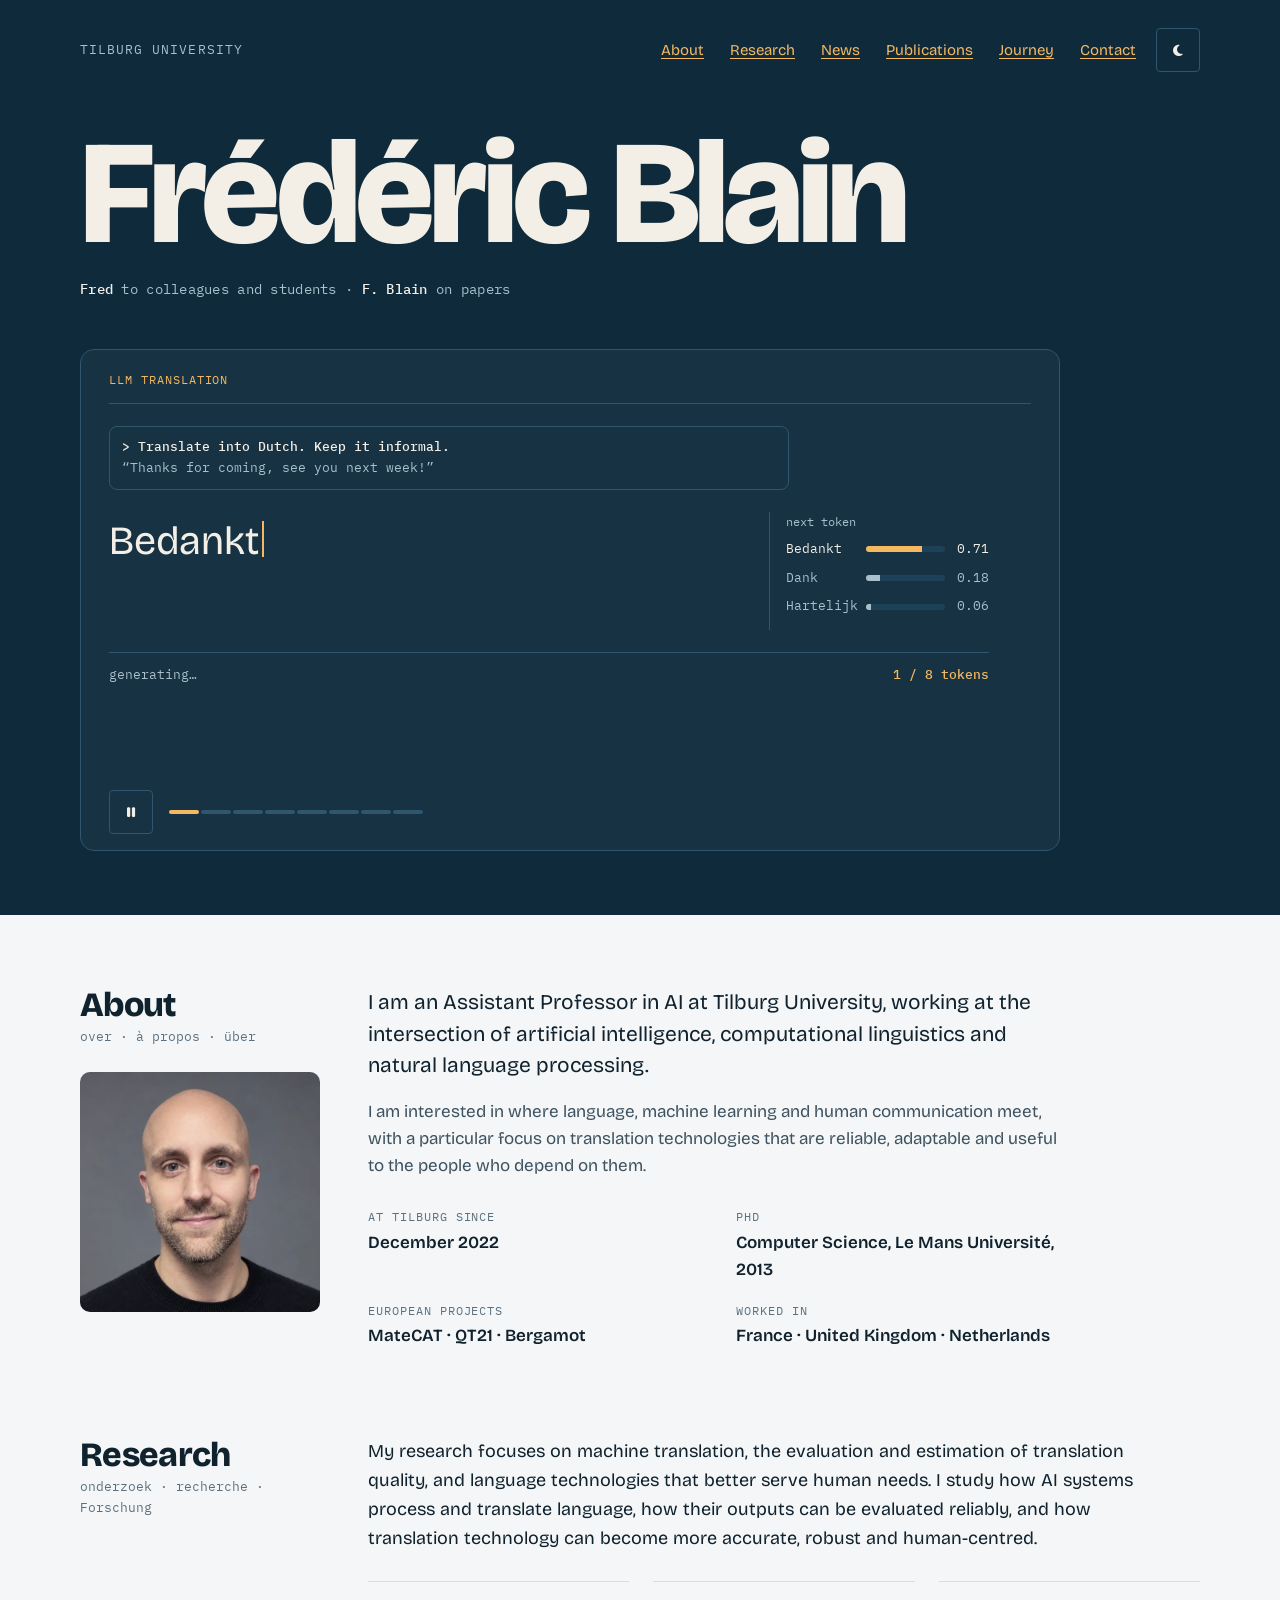
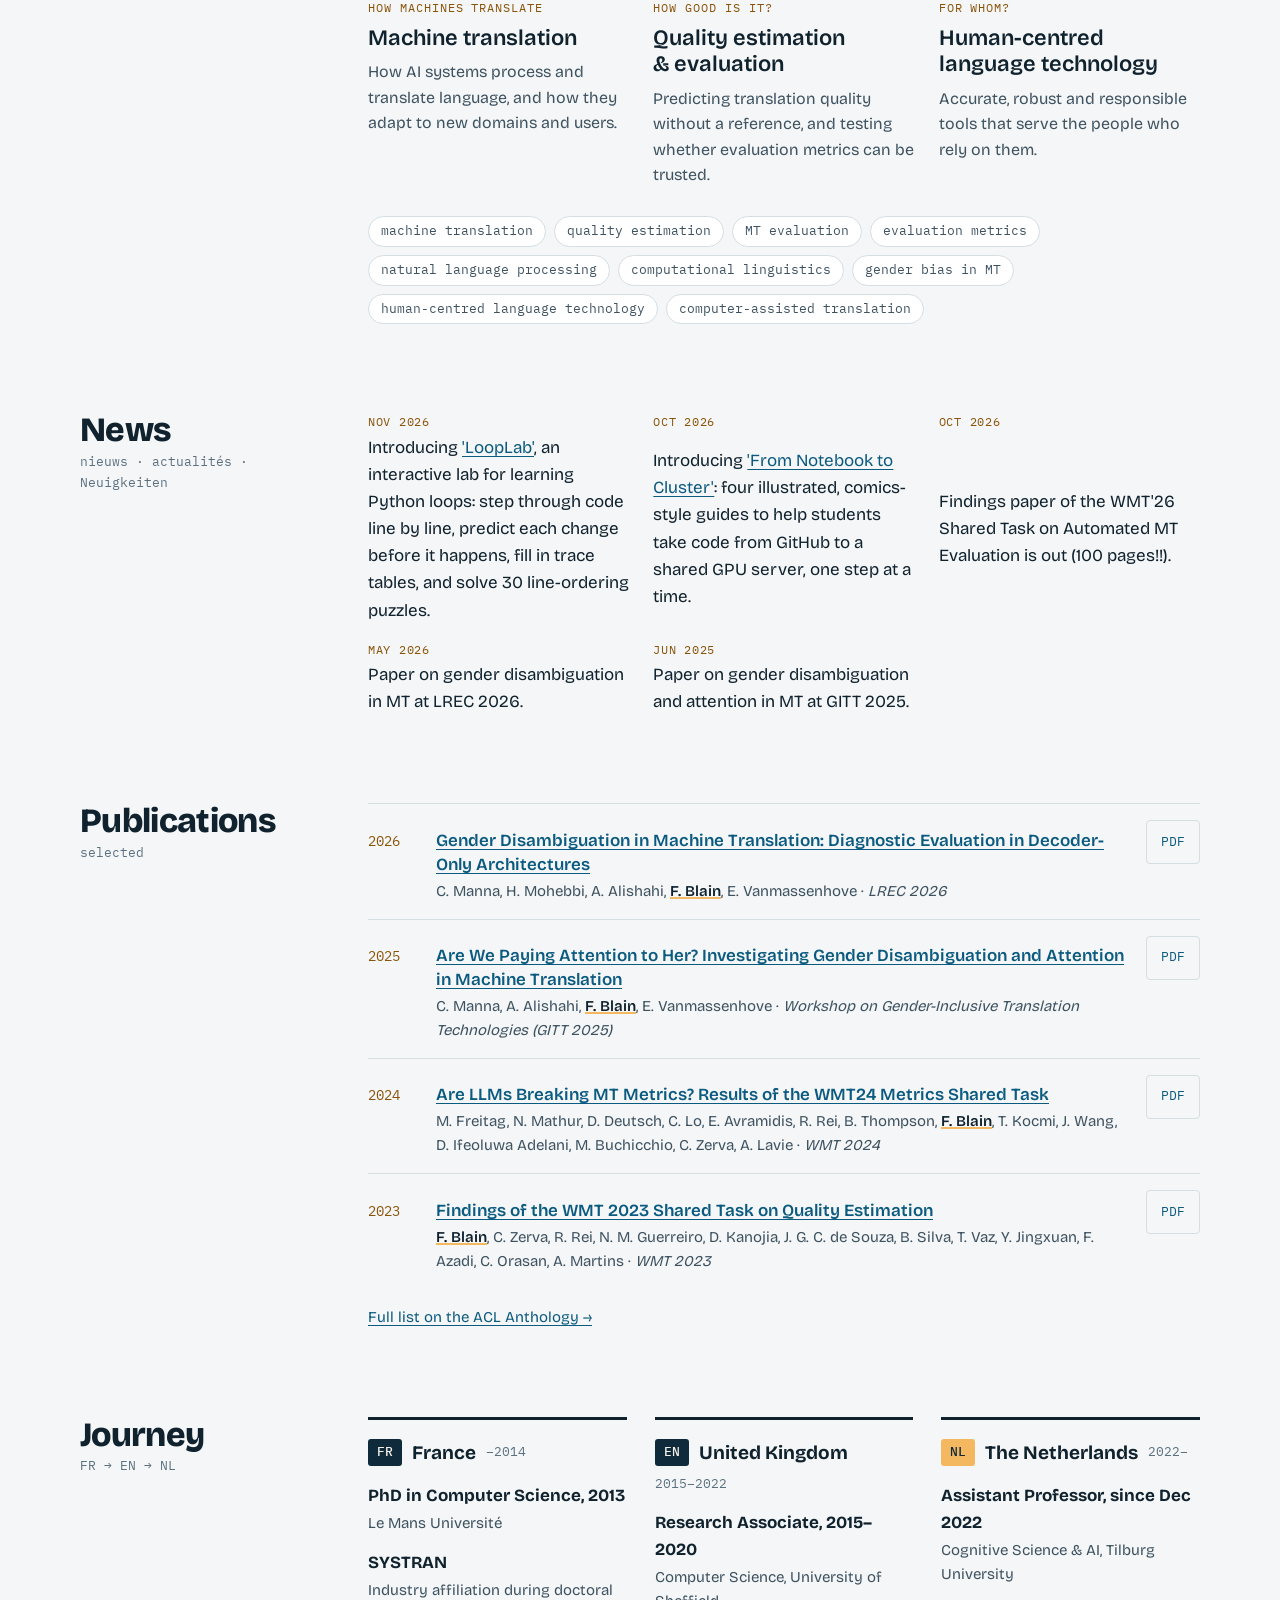
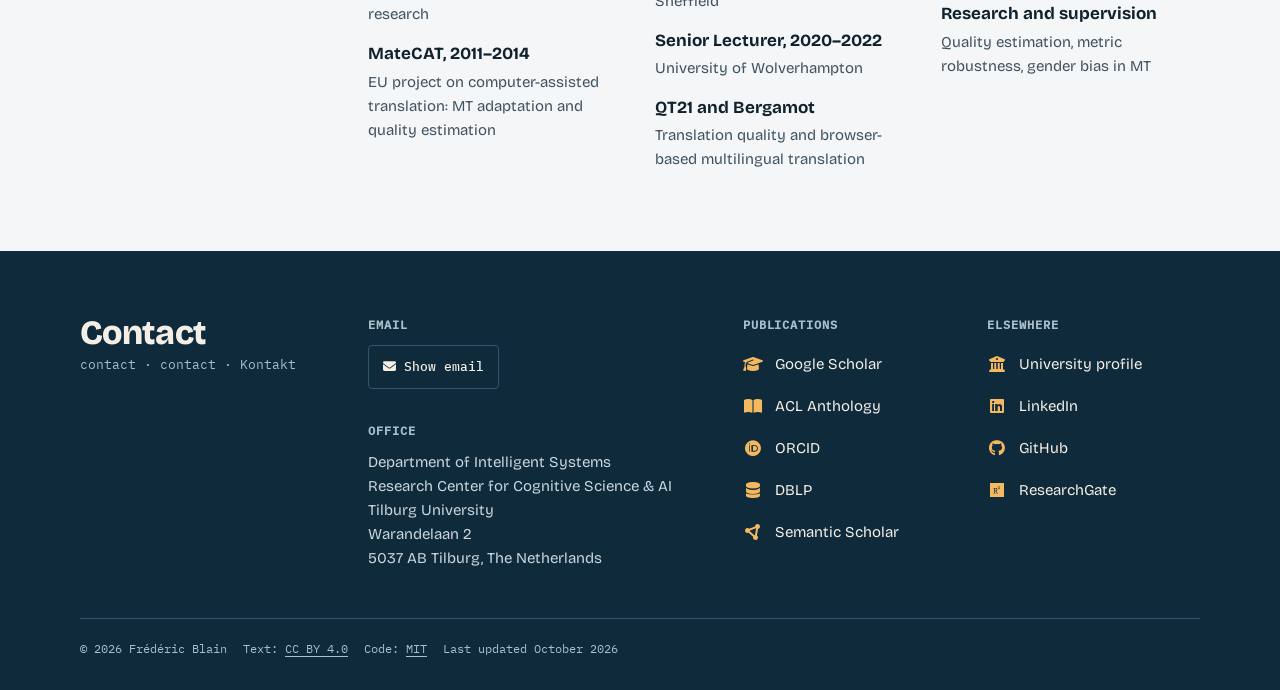
<file: index.html>
<!doctype html>
<html lang="en">
<head>
<meta charset="utf-8">
<meta name="viewport" content="width=device-width, initial-scale=1, viewport-fit=cover">
<title>Frédéric (Fred) Blain</title>
<meta name="viewport-fit-sides" content="cover">
<!-- ===== Search engines & link previews =====
     Static copies of the key facts, for crawlers that read the HTML before
     running JavaScript. content.js adds the canonical URL, photo and full
     structured data. Update these lines if your title or role changes. -->
<meta name="description" content="Frédéric (Fred) Blain, Assistant Professor at Tilburg University. Research on machine translation, translation quality estimation and evaluation, and human-centred language technology.">
<meta name="author" content="Frédéric Blain">
<meta name="robots" content="index, follow, max-image-preview:large">
<meta name="keywords" content="Frédéric Blain, Fred Blain, Frederic Blain, machine translation, quality estimation, MT evaluation, NLP, computational linguistics, Tilburg University">
<meta property="og:type" content="profile">
<meta property="og:title" content="Frédéric (Fred) Blain · Tilburg University">
<meta property="og:description" content="Assistant Professor at Tilburg University. Machine translation, translation quality estimation and evaluation.">
<meta property="og:site_name" content="Frédéric Blain">
<meta property="og:locale" content="en_GB">
<meta property="profile:first_name" content="Frédéric">
<meta property="profile:last_name" content="Blain">
<meta name="twitter:card" content="summary">
<meta name="twitter:title" content="Frédéric (Fred) Blain · Tilburg University">
<meta name="twitter:description" content="Assistant Professor at Tilburg University. Machine translation, translation quality estimation and evaluation.">
<link rel="icon" href="data:image/svg+xml,%3Csvg xmlns='http://www.w3.org/2000/svg' viewBox='0 0 64 64'%3E%3Crect width='64' height='64' rx='12' fill='%230e2a3b'/%3E%3Ctext x='32' y='42' font-family='Arial,sans-serif' font-weight='700' font-size='28' text-anchor='middle' fill='%23f4b860'%3EFB%3C/text%3E%3C/svg%3E">
<!-- Apply a saved light/dark choice before the page paints -->
<script>try{var t=localStorage.getItem("theme");if(t==="dark"||t==="light")document.documentElement.setAttribute("data-theme",t)}catch(e){}</script>
<link rel="license" href="https://creativecommons.org/licenses/by/4.0/">
<!-- Fonts and icons are served from this site (assets/), so visitors' browsers
     make no requests to Google or other third parties. -->
<link rel="stylesheet" href="assets/fonts/fonts.css">
<link rel="stylesheet" href="assets/fontawesome/css/all.min.css"><!-- Font Awesome Free 6.5.2 -->
<!-- All the text on this page comes from content.js -->
<script src="content.js"></script>
<style>
/* Layout: dark multilingual hero band, then a reading column where each section has its heading on the left (stacked on phones). */
:root{
  --bg:#f4f6f7; --fg:#10222e; --muted:#3e5260; --sub:#5c7180; --line:#d5dee3; --card:#ffffff;
  --kicker:#8a5308; --link:#0b5a80; --link-h:#063b55; --pill:#0e2a3b; --pill-fg:#f3efe6;
  --hero:#0e2a3b; --hero-fg:#f3efe6; --hero-sub:#a9bfcc; --hero-line:#2f566d; --hero-track:#1d4157;
  --amber:#f4b860; --red:#ff8a78; --red-soft:#ffcfc6; --green:#8ad9aa;
  --f-display:"Bricolage Grotesque",system-ui,-apple-system,"Segoe UI",sans-serif;
  --f-mono:"IBM Plex Mono",ui-monospace,Menlo,monospace;
  --f-ja:"Hiragino Sans","Hiragino Kaku Gothic ProN","Yu Gothic UI","Yu Gothic","Meiryo","Noto Sans JP","Noto Sans CJK JP",sans-serif; /* Japanese: the visitor's system font */
  --gutter-l:max(20px,env(safe-area-inset-left,0px)); --gutter-r:max(20px,env(safe-area-inset-right,0px));
}
@media (prefers-color-scheme:dark){:root:not([data-theme="light"]){
  --bg:#0b1820; --fg:#e9eef1; --muted:#b4c3cc; --sub:#8fa4b1; --line:#23394a; --card:#122431;
  --kicker:#f4b860; --link:#8cc8e8; --link-h:#bfe2f4; --pill:#e9eef1; --pill-fg:#0b1820; --hero:#0a2130; color-scheme:dark}}
:root[data-theme="dark"]{
  --bg:#0b1820; --fg:#e9eef1; --muted:#b4c3cc; --sub:#8fa4b1; --line:#23394a; --card:#122431;
  --kicker:#f4b860; --link:#8cc8e8; --link-h:#bfe2f4; --pill:#e9eef1; --pill-fg:#0b1820; --hero:#0a2130; color-scheme:dark}

*{box-sizing:border-box}
html{scroll-behavior:smooth}
body{margin:0;background:var(--bg);color:var(--fg);font:400 17px/1.6 var(--f-display)}
a{color:var(--link);text-underline-offset:3px}a:hover{color:var(--link-h)}
a:focus-visible,button:focus-visible{outline:3px solid var(--amber);outline-offset:3px}
.wrap{max-width:1160px;margin:0 auto;padding-left:var(--gutter-l);padding-right:var(--gutter-r)}
.mono{font-family:var(--f-mono)}
h1,h2,h3{text-wrap:balance}

/* Hero */
.hero{background:var(--hero);color:var(--hero-fg)}
.hero a{color:var(--amber)}.hero a:hover{color:#ffd59a}
.hero .wrap{padding-block:28px 64px;display:grid;gap:56px}
.top{display:flex;flex-wrap:wrap;justify-content:space-between;align-items:center;gap:12px 32px}
.top .label{font-family:var(--f-mono);font-size:13px;letter-spacing:.08em;color:var(--hero-sub)}
.top nav{display:flex;flex-wrap:wrap;gap:8px 26px;font-size:15px}
.name{margin:0;font-weight:800;font-size:clamp(56px,11.5vw,150px);line-height:.9;letter-spacing:-.035em}
.aka{margin:-8px 0 0;font-family:var(--f-mono);font-size:14px;color:var(--hero-sub);letter-spacing:.02em}
.aka b{color:var(--hero-fg);font-weight:500}
.top-r{display:flex;flex-wrap:wrap;align-items:center;gap:8px 20px}
.icon-btn{width:44px;height:44px;min-width:44px;padding:0;display:inline-flex;align-items:center;justify-content:center;font-size:16px}
.links a{display:inline-flex;align-items:center;gap:8px}
.links i{width:1.1em;text-align:center}
footer .legal{margin:0;display:flex;flex-wrap:wrap;gap:4px 16px;font-family:var(--f-mono);font-size:12px;color:var(--hero-sub);border-top:1px solid var(--hero-line);padding-top:20px}
footer .legal a{color:var(--hero-sub)}footer .legal a:hover{color:var(--amber)}
.profiles{display:flex;flex-wrap:wrap;gap:8px;margin:0;padding:0;list-style:none}
.profiles a{width:44px;height:44px;display:inline-flex;align-items:center;justify-content:center;border:1.5px solid var(--hero-line);border-radius:50%;color:var(--hero-fg);font-size:18px;text-decoration:none;transition:background .15s,color .15s,border-color .15s}
.profiles a:hover{background:var(--amber);border-color:var(--amber);color:var(--hero)}
.tags{display:flex;flex-wrap:wrap;gap:8px;margin:28px 0 0;padding:0;list-style:none}
.tags li{font-family:var(--f-mono);font-size:13px;border:1px solid var(--line);border-radius:999px;padding:4px 12px;color:var(--muted);background:var(--card)}
.vh{position:absolute;width:1px;height:1px;overflow:hidden;clip:rect(0 0 0 0);white-space:nowrap}
.tagbox{display:grid;max-width:880px}
.slot{grid-area:1/1;display:grid;gap:12px;align-content:start;visibility:hidden}
.slot.on{visibility:visible}
.tag{margin:0;font-size:clamp(24px,3.3vw,40px);line-height:1.3;transition:opacity .25s}
.tag[lang="ja"]{font-family:var(--f-ja)}
.tag .err{color:var(--red-soft);text-decoration:underline wavy var(--red);text-underline-offset:8px;text-decoration-thickness:2px}
.flag{font-family:var(--f-mono);font-size:14px;color:#ffb4a8}
.row{display:flex;flex-wrap:wrap;align-items:center;gap:10px 16px}
.ctrl{display:flex;flex-wrap:wrap;gap:24px 48px;align-items:center}
.small{font-family:var(--f-mono);font-size:13px;color:var(--hero-sub)}
.dot{width:28px;height:28px;padding:0;border-radius:50%;cursor:pointer;border:2px solid #4f7489;background:transparent}
.dot[aria-pressed="true"]{border-color:var(--amber);background:var(--amber)}
.btn{font:500 13px var(--f-mono);min-height:44px;padding:8px 14px;border-radius:4px;cursor:pointer;border:1.5px solid var(--hero-line);background:transparent;color:var(--hero-fg)}
.btn.dash{border-style:dashed;color:#c9d6de}
.lang{font-size:14px;min-width:48px}
.lang[aria-pressed="true"]{background:var(--amber);border-color:var(--amber);color:var(--hero)}
.meter{flex:1 1 240px;min-width:0;max-width:360px;display:grid;gap:8px}
.meter .head{display:flex;justify-content:space-between;gap:12px;font-family:var(--f-mono);font-size:13px;color:var(--hero-sub)}
.meter .head span{min-width:0;overflow:hidden;text-overflow:ellipsis;white-space:nowrap}
.meter .head b{color:var(--hero-fg);font-weight:500}
.track{height:8px;background:var(--hero-track);border-radius:4px;overflow:hidden}
.bar{height:100%;width:0;background:var(--amber);transition:width .5s ease}
.bar.bad{background:var(--red)}

/* Hero scenes: the tagline and the research animations take turns in one spot.
   All scenes are stacked, so the hero keeps the height of the tallest. */
.stage{display:grid;gap:22px;max-width:980px;margin-top:22px;padding:20px 28px 16px;border:1px solid var(--hero-line);border-radius:14px;background:rgba(255,255,255,.035)}
.stage-h{display:flex;flex-wrap:wrap;justify-content:space-between;gap:4px 16px;font-family:var(--f-mono);font-size:12px;letter-spacing:.08em;text-transform:uppercase;color:var(--hero-sub);padding-bottom:14px;border-bottom:1px solid var(--hero-line)}
.stage-h span:first-child{color:var(--amber)}
.scenes{display:grid;max-width:880px}
.scene{grid-area:1/1;display:grid;gap:22px;align-content:start;min-width:0;visibility:hidden}
.scene.on{visibility:visible}
.scene:not(.on) *{visibility:hidden!important}
.scene-nav{display:flex;flex-wrap:wrap;align-items:center;gap:10px 16px}
.segs{display:flex;flex-wrap:wrap;gap:2px}
.seg{width:30px;height:28px;padding:0;border:0;background:transparent;cursor:pointer;display:inline-flex;align-items:center}
.seg::before{content:"";width:100%;height:4px;border-radius:2px;background:var(--hero-line);transition:background .2s}
.seg:hover::before{background:var(--hero-sub)}
.seg[aria-current="true"]::before{background:var(--amber)}
.seg:focus-visible{outline:2px solid var(--amber);outline-offset:2px}
.a-src{margin:0;font-family:var(--f-mono);font-size:14px;color:var(--hero-sub)}
.a-lc{display:inline-block;font-size:11px;letter-spacing:.06em;border:1px solid var(--hero-line);border-radius:4px;padding:0 6px;margin-right:10px}
.a-tgt{margin:0;font-size:clamp(24px,3.3vw,40px);line-height:1.45}
.a-tgt[lang="ja"]{font-family:var(--f-ja)}
.a-meta{margin:0;display:flex;flex-wrap:wrap;justify-content:space-between;gap:6px 16px;font-family:var(--f-mono);font-size:13px;color:var(--hero-sub);border-top:1px solid var(--hero-line);padding-top:12px}
.a-meta b{color:var(--amber);font-weight:500;font-variant-numeric:tabular-nums}
@keyframes a-blink{50%{opacity:0}}
.a-typing::after{content:"";display:inline-block;width:2px;height:.9em;background:var(--amber);vertical-align:-.08em;margin-left:3px;animation:a-blink 1s steps(1) infinite}
.a-err,.show-err .a-errw{color:var(--red-soft);text-decoration:underline wavy var(--red);text-underline-offset:8px;text-decoration-thickness:2px}
/* post-editing */
.a-del{color:var(--red);text-decoration:line-through;text-decoration-thickness:2px}
.a-ins{color:var(--amber);box-shadow:inset 0 -3px 0 var(--amber)}
/* span-level QE */
.a-scan .w{opacity:.5;transition:opacity .2s}
.a-scan .w.read{opacity:1}
.a-sp{border-radius:4px;transition:background .3s,color .3s,box-shadow .3s}
.a-sp.major.on{background:rgba(255,138,120,.16);color:var(--red-soft);box-shadow:inset 0 -3px 0 var(--red)}
.a-sp.minor.on{background:rgba(244,184,96,.14);color:#ffe2b8;box-shadow:inset 0 -3px 0 var(--amber)}
.a-spans{display:grid;gap:8px;max-width:680px}
.a-srow{display:flex;flex-wrap:wrap;align-items:baseline;gap:4px 12px;font-family:var(--f-mono);font-size:13px;color:var(--hero-sub);opacity:0;transform:translateY(4px);transition:opacity .35s,transform .35s}
.a-srow.in{opacity:1;transform:none}
.a-srow b{color:var(--hero-fg);font-weight:500}
.a-sev{font-size:11px;letter-spacing:.06em;text-transform:uppercase;border:1px solid;border-radius:4px;padding:1px 6px}
.a-sev.major{color:var(--red);border-color:var(--red)}.a-sev.minor{color:var(--amber);border-color:var(--amber)}
/* word-level QE */
.a-qe{display:flex;flex-wrap:wrap;gap:14px 16px}
.a-cell{display:grid;gap:6px;justify-items:start}
.a-cw{font-size:clamp(24px,3.3vw,40px);line-height:1.2;transition:color .3s}
.a-bar{width:100%;min-width:32px;height:5px;border-radius:3px;background:var(--hero-track);overflow:hidden}
.a-bar i{display:block;height:100%;width:0;transition:width .45s ease}
.a-pv,.a-fix{font-family:var(--f-mono);font-size:12px;opacity:0;transition:opacity .3s}
.a-pv{color:var(--hero-sub)}.a-fix{color:var(--amber)}
.a-cell.ok .a-bar i{background:var(--green)}
.a-cell.warn .a-bar i{background:var(--amber)}.a-cell.warn .a-cw{color:var(--amber)}
.a-cell.bad .a-bar i{background:var(--red)}.a-cell.bad .a-cw{color:var(--red-soft);text-decoration:underline wavy var(--red);text-underline-offset:8px;text-decoration-thickness:2px}
.a-cell.ok .a-pv,.a-cell.warn .a-pv,.a-cell.bad .a-pv,.a-cell.fixed .a-fix{opacity:1}
.a-key{display:flex;flex-wrap:wrap;gap:6px 14px}
.a-key i{display:inline-block;width:12px;height:5px;border-radius:3px;margin-right:6px;vertical-align:middle}
/* counterfactual */
.a-swap{display:inline-block;color:var(--hero-fg);font-weight:500}
.a-swap.flip{color:var(--amber);animation:a-flip .5s ease}
@keyframes a-flip{50%{transform:rotateX(90deg)}}
.show-chg .a-chgw{color:var(--amber)}
.a-expect{margin:-8px 0 0;font-family:var(--f-mono);font-size:13px;color:var(--hero-sub)}
.a-expect span{color:var(--hero-fg)}.a-expect span.diff{color:var(--green)}
.a-scores{display:grid;grid-template-columns:repeat(2,minmax(0,1fr));gap:12px;max-width:560px}
.a-sc{border:1px solid var(--hero-line);border-radius:8px;padding:10px 14px;display:grid;gap:2px;font-family:var(--f-mono);font-size:12px;color:var(--hero-sub)}
.a-sc b{font-family:var(--f-display);font-size:24px;font-weight:650;color:var(--hero-fg);font-variant-numeric:tabular-nums}
.a-sc b.good{color:var(--green)}.a-sc b.poor{color:var(--red)}
.a-sc em{font-style:normal;color:var(--amber);min-height:1.5em}
/* LLM judge */
.a-judge{border:1px solid var(--hero-line);border-radius:8px;padding:12px 14px;display:grid;gap:7px;font-family:var(--f-mono);font-size:13px;max-width:680px}
.a-judge .hd{font-size:12px;color:var(--hero-sub);display:flex;align-items:center;gap:8px}
.a-judge .hd i{width:7px;height:7px;border-radius:50%;background:var(--amber)}
.a-jl{display:flex;flex-wrap:wrap;gap:2px 10px;opacity:0;transform:translateY(4px);transition:opacity .35s,transform .35s}
.a-jl.in{opacity:1;transform:none}
.a-jl b{font-weight:500}.a-jl.ok b{color:var(--green)}.a-jl.no b{color:var(--red)}
.a-jl span{color:var(--hero-sub)}
.a-vs{display:grid;gap:8px;max-width:560px}
.a-vrow{display:grid;grid-template-columns:120px minmax(0,1fr) 32px;gap:12px;align-items:center;font-family:var(--f-mono);font-size:13px;color:var(--hero-sub)}
.a-vrow .t{height:8px;border-radius:4px;background:var(--hero-track);overflow:hidden}
.a-vrow .t i{display:block;height:100%;width:0;transition:width .7s ease}
.a-vrow b{text-align:right;color:var(--hero-fg);font-weight:500;font-variant-numeric:tabular-nums}
/* attention */
.a-nn{width:100%;max-width:680px;height:auto;display:block;overflow:visible}
.a-nn .pill{fill:var(--hero-track);stroke:var(--hero-line);transition:fill .3s,stroke .3s}
.a-nn .pill.on{fill:#1f4a63;stroke:var(--amber)}
.a-nn .tok{font-family:var(--f-mono);font-size:15px;fill:var(--hero-fg);text-anchor:middle;dominant-baseline:middle}
.a-nn .tok.t{font-family:var(--f-display);font-size:19px;font-weight:600;opacity:0;transition:opacity .3s}
.a-nn .tok.t.on{opacity:1}
.a-nn .rl{font-family:var(--f-mono);font-size:11px;fill:var(--hero-sub)}
.a-nn line{stroke:var(--amber);stroke-linecap:round;transition:opacity .5s}
.a-nn .dot{fill:var(--hero-line);transition:fill .3s}
.a-nn .dot.on{fill:var(--amber)}
/* LLM translation */
.a-prompt{margin:0;font-family:var(--f-mono);font-size:13px;color:var(--hero-sub);border:1px solid var(--hero-line);border-radius:8px;padding:10px 12px;max-width:680px}
.a-prompt b{color:var(--hero-fg);font-weight:500}
.a-llm{display:grid;grid-template-columns:minmax(0,1fr) 220px;gap:20px;align-items:start}
.a-out .w{opacity:0;transition:opacity .2s}
.a-out .w.in{opacity:1}
.a-out .w.hl{color:var(--amber);box-shadow:inset 0 -3px 0 var(--amber)}
.a-next{display:grid;gap:8px;border-left:1px solid var(--hero-line);padding-left:16px;min-height:118px;align-content:start}
.a-next p{margin:0;font-family:var(--f-mono);font-size:12px;color:var(--hero-sub)}
.a-cand{display:grid;grid-template-columns:72px minmax(0,1fr) 36px;gap:8px;align-items:center;font-family:var(--f-mono);font-size:13px;color:var(--hero-sub)}
.a-cand .t{height:6px;border-radius:3px;background:var(--hero-track);overflow:hidden}
.a-cand .t i{display:block;height:100%;background:var(--hero-sub);transition:width .35s}
.a-cand.pick{color:var(--hero-fg)}.a-cand.pick .t i{background:var(--amber)}
.a-cand b{text-align:right;font-weight:400;font-variant-numeric:tabular-nums}
@media (max-width:620px){
  .stage{padding:16px 16px 12px;margin-top:12px}
  .a-llm{grid-template-columns:minmax(0,1fr)}
  .a-next{border-left:0;padding-left:0;border-top:1px solid var(--hero-line);padding-top:12px;min-height:0}
  .a-vrow{grid-template-columns:100px minmax(0,1fr) 32px}
}

/* Sections */
main .wrap{padding-block:72px 80px;display:grid;gap:88px}
.sec{display:grid;grid-template-columns:240px minmax(0,1fr);gap:48px;align-items:start;scroll-margin-top:24px}
.sec-h{display:grid;gap:4px}
.sec-h h2{margin:0;font-weight:800;font-size:34px;line-height:1.05;letter-spacing:-.02em}
.sec-h span{font-family:var(--f-mono);font-size:13px;color:var(--sub)}
.intro{display:grid;gap:28px}
.photo{margin:20px 0 0;width:100%;max-width:240px;aspect-ratio:1;border-radius:10px;overflow:hidden;background:var(--line)}
.photo img{display:block;width:100%;height:100%;object-fit:cover}
.photo.tint{background:var(--hero)}
.photo.tint img{filter:grayscale(1) contrast(1.05);mix-blend-mode:luminosity;opacity:.9;transition:filter .4s,opacity .4s}
.photo.tint:hover img{filter:none;mix-blend-mode:normal;opacity:1}
.intro .text{display:grid;gap:16px;max-width:64ch}
.intro p{margin:0;color:var(--muted)}
.intro p.lead{font-size:21px;line-height:1.5;color:var(--fg)}
.facts{margin:0;display:grid;grid-template-columns:repeat(2,minmax(0,1fr));gap:18px 32px;max-width:64ch}
.facts div{display:grid;gap:2px;align-content:start}
.facts dt{font-family:var(--f-mono);font-size:12px;letter-spacing:.08em;text-transform:uppercase;color:var(--sub)}
.facts dd{margin:0;font-weight:600}
.r-intro{margin:0 0 28px;max-width:64ch;font-size:18px;color:var(--fg)}
.news{list-style:none;margin:0;padding:0;display:grid;grid-template-columns:repeat(auto-fit,minmax(220px,1fr));gap:16px 24px}
.news li{display:grid;gap:2px}
.news a{text-decoration-thickness:1px}
.news .when{font-family:var(--f-mono);font-size:12px;letter-spacing:.06em;color:var(--kicker);text-transform:uppercase}
.route{display:grid;grid-template-columns:repeat(var(--stops,3),minmax(0,1fr));gap:28px}
.stop{border-top:3px solid var(--fg);padding-top:18px;display:grid;gap:14px;align-content:start}
.stop-h{display:flex;flex-wrap:wrap;align-items:center;gap:6px 10px}
.code{font-family:var(--f-mono);font-size:13px;font-weight:500;background:var(--pill);color:var(--pill-fg);padding:3px 9px;border-radius:3px}
.stop.current .code{background:var(--amber);color:#0e2a3b}
.stop-h strong{font-size:19px}
.item{display:grid;gap:2px}.item span{font-size:15px;color:var(--muted)}
.three{display:grid;grid-template-columns:repeat(auto-fit,minmax(240px,1fr));gap:24px}
.theme{display:grid;gap:8px;border-top:1px solid var(--line);padding-top:16px;align-content:start}
.kicker{font-family:var(--f-mono);font-size:12px;letter-spacing:.08em;text-transform:uppercase;color:var(--kicker)}
.theme h3{margin:0;font-size:22px;font-weight:600;line-height:1.2}
.theme p{margin:0;color:var(--muted);font-size:16px}
.pubs{list-style:none;margin:0;padding:0}
.pub{display:flex;flex-wrap:wrap;gap:6px 20px;align-items:baseline;border-top:1px solid var(--line);padding:16px 0}
.pub .y{font-family:var(--f-mono);font-size:14px;color:var(--kicker);flex:0 0 48px;font-variant-numeric:tabular-nums}
.pub .body{flex:1 1 420px;min-width:0;display:grid;gap:2px}
.pub .t{font-weight:600;font-size:17px;line-height:1.4}
.pub .meta{font-size:15px;color:var(--muted)}
.pub .me{color:var(--fg);font-weight:600;text-decoration:underline;text-decoration-color:var(--amber);text-decoration-thickness:2px}
.pub .acts{display:flex;gap:8px}
.chip{font-family:var(--f-mono);font-size:13px;text-decoration:none;border:1px solid var(--line);border-radius:4px;padding:10px 14px;min-height:44px;display:inline-flex;align-items:center}
.more{margin:16px 0 0;font-size:15px}
.two{display:grid;grid-template-columns:repeat(auto-fit,minmax(260px,1fr));gap:24px}
.course{display:grid;gap:4px;background:var(--card);border:1px solid var(--line);border-radius:6px;padding:18px 20px;align-content:start}
.course .lvl{font-family:var(--f-mono);font-size:12px;text-transform:uppercase;color:var(--sub)}
.course strong{font-size:19px}.course span:last-child{font-size:15px;color:var(--muted)}

/* Footer */
footer{background:var(--hero);color:var(--hero-fg)}
footer a{color:var(--amber)}footer a:hover{color:#ffd59a}
/* Contact: same two-column grid as the sections above (heading left, content right) */
footer .wrap{padding-block:64px 32px;display:grid;gap:48px}
footer .sec{scroll-margin-top:0}
footer .sec-h h2{color:var(--hero-fg)}
footer .sec-h span{color:var(--hero-sub)}
.contact{display:grid;grid-template-columns:minmax(0,1fr) minmax(0,1.4fr);gap:40px 48px;align-items:start}
.c-block{display:grid;gap:10px;align-content:start}
.c-stack{display:grid;gap:32px;align-content:start}
.c-label{font-family:var(--f-mono);font-size:12px;letter-spacing:.08em;text-transform:uppercase;color:var(--hero-sub);margin:0}
footer .mail{font-size:19px;font-weight:600;overflow-wrap:anywhere;display:flex;flex-wrap:wrap;gap:10px;align-items:center;min-height:44px}
footer .mail .btn{display:inline-flex;align-items:center;gap:8px}
footer .addr{color:#c9d6de;font-size:15px;font-style:normal;line-height:1.6}
.groups{display:grid;grid-template-columns:repeat(auto-fit,minmax(190px,1fr));gap:28px 32px}
.plist{list-style:none;margin:0;padding:0;display:grid;gap:2px}
.plist a{display:flex;align-items:center;gap:12px;min-height:40px;font-size:15px;color:var(--hero-fg);text-decoration:none;border-bottom:1px solid transparent}
.plist a:hover{color:var(--amber)}
.plist a:hover span{text-decoration:underline;text-underline-offset:3px}
.plist i{width:1.25em;text-align:center;font-size:16px;color:var(--amber)}
footer .note{flex-basis:100%;font-family:var(--f-mono);font-size:12px;color:var(--hero-sub)}

@media (max-width:760px){
  .sec{grid-template-columns:minmax(0,1fr);gap:24px}
  .photo{max-width:180px;margin-top:16px}
  .facts{grid-template-columns:minmax(0,1fr)}
  .route{grid-template-columns:minmax(0,1fr)}
  .stop{border-top:0;border-left:3px solid var(--fg);padding-top:0;padding-left:18px}
  main .wrap{padding-block:56px 64px;gap:64px}
  .hero .wrap{gap:40px}
  .ctrl{gap:20px}
  .contact{grid-template-columns:minmax(0,1fr);gap:32px}
  footer .wrap{padding-block:48px 28px;gap:40px}
}
@media (prefers-reduced-motion:reduce){html{scroll-behavior:auto}*{transition:none!important}}
</style>
</head>
<body>

<header class="hero">
  <div class="wrap">
    <div class="top">
      <span class="label" id="topLabel"></span>
      <div class="top-r">
        <nav aria-label="Main" id="nav"></nav>
        <button type="button" class="btn icon-btn" id="theme" aria-label="Switch theme"><i class="fa-solid fa-moon" aria-hidden="true"></i></button>
      </div>
    </div>
    <div style="display:grid;gap:26px">
      <h1 class="name" id="name"></h1>
      <p class="aka" id="aka" hidden></p>
      <!-- The tagline (scene-qe) and the animations from content.js take turns here -->
      <section class="stage" aria-label="Research animations">
      <div class="stage-h"><span id="sceneName"></span><span id="stageTitle" hidden></span></div>
      <div class="scenes" id="scenes">
        <div class="scene" id="scene-qe">
          <div class="tagbox" id="tagbox" aria-live="polite"></div>
          <div class="row">
            <span class="small" id="exCount"></span>
            <div class="row" style="gap:6px" role="group" aria-label="Choose an example sentence" id="dots"></div>
          </div>
          <div class="ctrl">
            <div class="row" style="gap:8px" role="group" aria-label="Show the tagline in another language" id="langs"></div>
            <div class="meter">
              <div class="head"><span id="meterLabel"></span><b id="score"></b></div>
              <div class="track"><div class="bar" id="bar"></div></div>
              <span class="small" style="font-size:12px">estimated without a reference translation · illustrative</span>
            </div>
          </div>
        </div>
      </div>
      <div class="scene-nav" id="sceneNav">
        <button type="button" class="btn icon-btn" id="auto" aria-label="Pause"><i class="fa-solid fa-pause" aria-hidden="true"></i></button>
        <div class="segs" id="segs" role="group" aria-label="Choose an animation"></div>
      </div>
      </section>
    </div>
  </div>
</header>

<main>
  <!-- Plain-HTML summary for visitors and crawlers without JavaScript -->
  <noscript>
    <div class="wrap" style="padding-block:40px">
      <p><strong>Frédéric (Fred) Blain</strong>, Assistant Professor, Department of Intelligent Systems, Research Center for Cognitive Science &amp; Artificial Intelligence, Tilburg University. Research on machine translation, translation quality estimation and evaluation, and human-centred language technology.</p>
      <p><a href="https://research.tilburguniversity.edu/en/persons/fred-blain/" rel="me">Tilburg University profile</a> · <a href="https://scholar.google.com/citations?hl=en&amp;user=sgBANaQAAAAJ" rel="me">Google Scholar</a> · <a href="https://orcid.org/0000-0003-3017-3722" rel="me">ORCID</a> · <a href="https://aclanthology.org/people/frederic-blain/" rel="me">ACL Anthology</a> · <a href="https://dblp.org/pid/97/11423.html" rel="me">DBLP</a> · <a href="https://www.linkedin.com/in/fredblain" rel="me">LinkedIn</a></p>
    </div>
  </noscript>
  <div class="wrap" id="sections"></div>
</main>

<footer id="contact">
  <div class="wrap" id="foot"></div>
</footer>

<script>
(function () {
  "use strict";
  var C = window.CONTENT;
  if (!C) { document.body.insertAdjacentHTML("afterbegin", "<p style='padding:20px'>content.js could not be loaded. Check that it sits next to index.html and has no syntax error.</p>"); return; }

  var $ = function (id) { return document.getElementById(id); };
  var esc = function (s) { return String(s == null ? "" : s).replace(/[&<>"']/g, function (c) { return { "&": "&amp;", "<": "&lt;", ">": "&gt;", '"': "&quot;", "'": "&#39;" }[c]; }); };
  var link = function (url, label, cls) { return url ? '<a href="' + esc(url) + '"' + (cls ? ' class="' + cls + '"' : "") + ' target="_blank" rel="noopener">' + esc(label) + "</a>" : ""; };
  var list = function (x) { return Array.isArray(x) ? x : []; };
  /* address: a list of lines, or one string (a "\n" inside it also starts a new line) */
  var addrLines = function () { var a = C.address; return Array.isArray(a) ? a : String(a || "").split("\n"); };
  var sub = C.subtitles || {};
  /* [link text](address) inside text becomes a link. Addresses starting with http(s)
     open in a new tab; relative ones ("notebook-to-cluster/", "assets/x.pdf") stay on the site. */
  var inlineLinks = function (t) {
    return esc(t).replace(/\[([^\]]+)\]\(([^)\s]+)\)/g, function (_, label, url) {
      if (/^\s*javascript:/i.test(url)) return label;
      var ext = /^https?:/i.test(url);
      return '<a href="' + url + '"' + (ext ? ' target="_blank" rel="noopener"' : "") + ">" + label + "</a>";
    });
  };

  /* ---------- identity ---------- */
  var nick = C.nickname ? " (" + C.nickname + ")" : "";
  document.title = C.name.replace(/(\S+)\s/, "$1" + nick + " ");   // "Frédéric (Fred) Blain"
  $("name").textContent = C.name;
  if (C.alsoKnownAs) { $("aka").innerHTML = esc(C.alsoKnownAs).replace(/\*\*(.+?)\*\*/g, "<b>$1</b>"); $("aka").hidden = false; }
  $("topLabel").textContent = C.topLabel || C.institution || "";

  /* ---------- profile links ---------- */
  var orcidUrl = C.orcid ? "https://orcid.org/" + String(C.orcid).replace(/^https?:\/\/orcid\.org\//, "") : "";
  if (!orcidUrl) list(C.links).forEach(function (l) { var m = /orcid\.org\/(\d{4}-\d{4}-\d{4}-\d{3}[\dX])/.exec(l.url || ""); if (m) orcidUrl = "https://orcid.org/" + m[1]; });
  var LINKS = list(C.links).map(function (l) {
    var x = {}; for (var k in l) x[k] = l[k];
    if (orcidUrl && /orcid/i.test(l.label)) { x.url = orcidUrl; x.search = false; }
    return x;
  }).filter(function (l) { return l.url; });
  var SAME_AS = LINKS.filter(function (l) { return !l.search; }).map(function (l) { return l.url; });

  /* $("profiles").innerHTML = LINKS.map(function (l) {
    var label = l.label + (l.search ? " (search)" : "");
    return '<li><a href="' + esc(l.url) + '" target="_blank" rel="' + (l.search ? "noopener" : "me noopener") + '" title="' + esc(label) + '" aria-label="' + esc(label) + '">' +
      '<i class="' + esc(l.icon || "fa-solid fa-link") + '" aria-hidden="true"></i></a></li>';
  }).join(""); */

  /* ---------- canonical URL, link-preview tags ---------- */
  var site = C.siteUrl ? String(C.siteUrl).replace(/\/?$/, "/") : "";
  function headTag(tag, attrs) { var el = document.createElement(tag); for (var a in attrs) el.setAttribute(a, attrs[a]); document.head.appendChild(el); }
  if (site) {
    headTag("link", { rel: "canonical", href: site });
    headTag("meta", { property: "og:url", content: site });
  }
  var big = C.photoLarge || C.photo;
  var photoUrl = big ? (site && !/^https?:/.test(big) ? site + big.replace(/^\.?\//, "") : big) : "";
  if (photoUrl) {
    headTag("meta", { property: "og:image", content: photoUrl });
    headTag("meta", { property: "og:image:alt", content: C.photoAlt || C.name });
    headTag("meta", { name: "twitter:image", content: photoUrl });
  }
  if (C.summary) {
    var md = document.querySelector('meta[name="description"]'); if (md) md.setAttribute("content", C.name + (C.nickname ? " (" + C.nickname + ")" : "") + ". " + C.summary);
  }

  /* ---------- structured data for Google (schema.org ProfilePage + Person + articles) ---------- */
  try {
    var pid = (site || "") + "#person";
    var org = function (n) { return { "@type": "CollegeOrUniversity", name: n }; };
    var person = {
      "@type": "Person", "@id": pid, name: C.name, givenName: C.givenName, familyName: C.familyName,
      alternateName: list(C.alternateNames), jobTitle: C.role, description: C.summary,
      worksFor: org(C.institution), affiliation: [org(C.institution)].concat(list(C.pastEmployers).map(org)),
      alumniOf: list(C.alumniOf).map(org), knowsAbout: list(C.keywords),
      knowsLanguage: ["fr", "en"], sameAs: SAME_AS
    };
    if (site) person.url = site;
    if (photoUrl) person.image = photoUrl;
    /* the email is deliberately NOT given to search engines (anti-spam) */
    if (C.address) person.workLocation = { "@type": "Place", name: C.institution, address: addrLines().join(", ") };
    if (orcidUrl) person.identifier = { "@type": "PropertyValue", propertyID: "ORCID", value: orcidUrl.split("/").pop(), url: orcidUrl };

    var graph = [{ "@type": "ProfilePage", "@id": (site || "") + "#profile", url: site || undefined, name: C.name + " · " + C.institution,
      mainEntity: { "@id": pid }, license: (list((C.legal || {}).licenses).filter(function (x) { return x.rel === "license"; })[0] || {}).url, dateModified: new Date(document.lastModified).toISOString().slice(0, 10), inLanguage: "en" }, person];
    list(C.publications).forEach(function (p) {
      var a = { "@type": "ScholarlyArticle", headline: p.title, name: p.title, datePublished: String(p.year),
        author: String(p.authors || "").split(/,\s*/).filter(function (n) { return n && n !== "et al."; }).map(function (n) {
          return C.highlightAuthor && n === C.highlightAuthor ? { "@id": pid } : { "@type": "Person", name: n };
        }),
        isPartOf: { "@type": "PublicationIssue", name: p.venue } };
      if (p.url) a.url = p.url;
      if (p.doi) a.sameAs = "https://doi.org/" + p.doi;
      graph.push(a);
    });
    headTag("script", { type: "application/ld+json" });
    document.head.lastChild.textContent = JSON.stringify({ "@context": "https://schema.org", "@graph": graph });
  } catch (e) {}

  /* ---------- light / dark toggle ---------- */
  var root = document.documentElement, themeBtn = $("theme");
  function isDark() {
    var t = root.getAttribute("data-theme");
    if (t) return t === "dark";
    try { return matchMedia("(prefers-color-scheme: dark)").matches; } catch (e) { return false; }
  }
  function paintThemeBtn() {
    var d = isDark();
    themeBtn.innerHTML = '<i class="fa-solid ' + (d ? "fa-sun" : "fa-moon") + '" aria-hidden="true"></i>';
    themeBtn.setAttribute("aria-label", d ? "Switch to light theme" : "Switch to dark theme");
    themeBtn.title = d ? "Light theme" : "Dark theme";
  }
  themeBtn.addEventListener("click", function () {
    var next = isDark() ? "light" : "dark";
    root.setAttribute("data-theme", next);
    try { localStorage.setItem("theme", next); } catch (e) {}
    paintThemeBtn();
  });
  try { matchMedia("(prefers-color-scheme: dark)").addEventListener("change", paintThemeBtn); } catch (e) {}
  paintThemeBtn();

  /* ---------- sections ---------- */
  function section(id, title, inner, aside) {
    return '<section class="sec" id="' + id + '"><div class="sec-h"><h2>' + esc(title) + "</h2>" +
      (sub[id] ? "<span>" + esc(sub[id]) + "</span>" : "") + (aside || "") + "</div><div>" + inner + "</div></section>";
  }
  var html = [], navItems = [];
  function add(id, label, inner, aside) { if (inner) { html.push(section(id, label, inner, aside)); navItems.push([id, label]); } }
  var photoHtml = C.photo ? '<figure class="photo' + (C.photoStyle === "tint" ? " tint" : "") + '"><picture>' +
    (C.photoWebp ? '<source srcset="' + esc(C.photoWebp) + '" type="image/webp">' : "") +
    '<img src="' + esc(C.photo) + '" alt="' + esc(C.photoAlt || C.name) + '" width="600" height="600" loading="lazy" decoding="async"></picture></figure>' : "";

  /* About: who you are (what you work on goes in Research) */
  var A = C.intro || C.about || {};
  if (A.lead || list(A.paragraphs).length || list(A.facts).length) add("about", "About",
    '<div class="intro"><div class="text">' +
      (A.lead ? '<p class="lead">' + esc(A.lead) + "</p>" : "") +
      list(A.paragraphs).map(function (p) { return "<p>" + esc(p) + "</p>"; }).join("") +
    "</div>" +
    (list(A.facts).length ? '<dl class="facts">' + A.facts.map(function (f) { return "<div><dt>" + esc(f.label) + "</dt><dd>" + esc(f.value) + "</dd></div>"; }).join("") + "</dl>" : "") +
    "</div>", photoHtml);

  var R = list(C.research);
  if (R.length || C.researchIntro) add("research", "Research", (C.researchIntro ? '<p class="r-intro">' + esc(C.researchIntro) + "</p>" : "") + '<div class="three">' + R.map(function (r) {
    return '<div class="theme"><span class="kicker">' + esc(r.kicker) + "</span><h3>" + esc(r.title) + "</h3><p>" + esc(r.text) + "</p></div>";
  }).join("") + "</div>" +
  (list(C.keywords).length ? '<h3 class="vh">Keywords</h3><ul class="tags">' + C.keywords.map(function (k) { return "<li>" + esc(k) + "</li>"; }).join("") + "</ul>" : ""));

  var MONTHS = ["Jan","Feb","Mar","Apr","May","Jun","Jul","Aug","Sep","Oct","Nov","Dec"];
  var fmtDate = function (d) { var p = String(d).split("-"); return (p[1] ? MONTHS[+p[1] - 1] + " " : "") + p[0]; };
  var news = list(C.news).slice().sort(function (a, b) { return String(b.date).localeCompare(String(a.date)); });
  if (news.length) add("news", "News", '<ul class="news">' + news.map(function (n) {
    return '<li><span class="when">' + esc(fmtDate(n.date)) + "</span><span>" + inlineLinks(n.text) + (n.url ? " " + link(n.url, "→") : "") + "</span></li>";
  }).join("") + "</ul>");

  var me = C.highlightAuthor ? esc(C.highlightAuthor) : null;
  var P = list(C.publications).slice().sort(function (a, b) { return (b.year || 0) - (a.year || 0); });
  if (P.length) add("publications", "Publications", '<ol class="pubs">' + P.map(function (p) {
    var authors = esc(p.authors); if (me) authors = authors.split(me).join('<span class="me">' + me + "</span>");
    var acts = link(p.pdf, "PDF", "chip") + link(p.code, "Code", "chip");
    var title = p.url ? link(p.url, p.title) : esc(p.title);
    return '<li class="pub"><span class="y">' + esc(p.year) + '</span><div class="body"><span class="t">' + title + '</span><span class="meta">' + authors + " · <em>" + esc(p.venue) + "</em></span></div>" + (acts ? '<span class="acts">' + acts + "</span>" : "") + "</li>";
  }).join("") + "</ol>" + (C.publicationsMore && C.publicationsMore.url ? '<p class="more">' + link(C.publicationsMore.url, C.publicationsMore.label + " →") + "</p>" : ""));

  var J = list(C.journey);
  if (J.length) add("journey", "Journey", '<div class="route" style="--stops:' + J.length + '">' + J.map(function (s) {
    return '<div class="stop' + (s.current ? " current" : "") + '"><div class="stop-h"><span class="code">' + esc(s.code) + "</span><strong>" + esc(s.place) + '</strong><span class="mono" style="font-size:13px;color:var(--sub)">' + esc(s.period) + "</span></div>" +
      list(s.items).map(function (it) { return '<div class="item"><strong>' + esc(it.title) + "</strong><span>" + esc(it.detail) + "</span></div>"; }).join("") + "</div>";
  }).join("") + "</div>");

  $("sections").innerHTML = html.join("");
  navItems.push(["contact", "Contact"]);
  $("nav").innerHTML = navItems.map(function (n) { return '<a href="#' + n[0] + '">' + esc(n[1]) + "</a>"; }).join("");

  /* ---------- email, protected against harvesting bots ----------
     content.js stores it in two parts ({ user, domain }); the full address is only
     assembled when a visitor clicks "Show email". A plain "a@b.c" string still works. */
  function emailAddress() {
    var e = C.email;
    if (!e) return "";
    if (typeof e === "string") return e;
    return e.user && e.domain ? e.user + "\u0040" + e.domain : "";
  }
  var hasEmail = !!(C.email && (typeof C.email === "string" || (C.email.user && C.email.domain)));

  /* ---------- footer ---------- */
  /* profile links, grouped by their `group` field in content.js (kept in content.js order) */
  var groups = [];
  LINKS.forEach(function (l) {
    var name = l.group || "Profiles", g = groups.filter(function (x) { return x.name === name; })[0];
    if (!g) { g = { name: name, items: [] }; groups.push(g); }
    g.items.push(l);
  });
  var profilesHtml = groups.map(function (g) {
    return '<div class="c-block"><h3 class="c-label">' + esc(g.name) + '</h3><ul class="plist">' + g.items.map(function (l) {
      return '<li><a href="' + esc(l.url) + '" target="_blank" rel="' + (l.search ? "noopener" : "me noopener") + '"><i class="' + esc(l.icon || "fa-solid fa-link") + '" aria-hidden="true"></i><span>' + esc(l.label) + "</span></a></li>";
    }).join("") + "</ul></div>";
  }).join("");

  var left = (hasEmail ? '<div class="c-block"><h3 class="c-label">Email</h3><div class="mail" id="mailbox"><button type="button" class="btn" id="reveal"><i class="fa-solid fa-envelope" aria-hidden="true"></i>Show email</button></div></div>' : "") +
    (C.address ? '<div class="c-block"><h3 class="c-label">' + esc(C.addressLabel || "Office") + '</h3><address class="addr">' + addrLines().map(esc).join("<br>") + "</address></div>" : "");

  $("foot").innerHTML =
    '<section class="sec" aria-labelledby="contact-h"><div class="sec-h"><h2 id="contact-h">Contact</h2>' + (sub.contact ? "<span>" + esc(sub.contact) + "</span>" : "") + "</div>" +
      '<div class="contact">' + (left ? '<div class="c-stack">' + left + "</div>" : "") +
        (profilesHtml ? '<nav class="groups" aria-label="Research profiles and links">' + profilesHtml + "</nav>" : "") +
      "</div></section>" +
    legalLine();
  function legalLine() {
    var L = C.legal || {}, y = new Date().getFullYear(), parts = [];
    if (L.holder) parts.push("© " + (L.since && +L.since < y ? L.since + "–" : "") + y + " " + esc(L.holder));
    list(L.licenses).forEach(function (x) { parts.push(esc(x.what) + ": " + (x.url ? '<a href="' + esc(x.url) + '"' + (x.rel ? ' rel="' + esc(x.rel) + '"' : "") + ">" + esc(x.name) + "</a>" : esc(x.name))); });
    if (C.footerNote) parts.push(esc(C.footerNote));
    return parts.length ? '<p class="legal">' + parts.map(function (p) { return "<span>" + p + "</span>"; }).join("") + "</p>" : "";
  }
  var reveal = $("reveal");
  if (reveal) reveal.addEventListener("click", function () {
    var addr = emailAddress(), box = $("mailbox");
    box.innerHTML = '<a id="mail" href="mailto:' + esc(addr) + '">' + esc(addr) + "</a>" +
      '<button type="button" class="btn icon-btn" id="copy" aria-label="Copy email address" title="Copy"><i class="fa-regular fa-copy" aria-hidden="true"></i></button>';
    var copy = $("copy");
    copy.focus();
    copy.addEventListener("click", function () {
      var icon = function (cls, label) { copy.innerHTML = '<i class="' + cls + '" aria-hidden="true"></i>'; copy.setAttribute("aria-label", label); };
      var done = function () { icon("fa-solid fa-check", "Copied"); setTimeout(function () { icon("fa-regular fa-copy", "Copy email address"); }, 1500); };
      var select = function () { var r = document.createRange(); r.selectNodeContents($("mail")); var s = getSelection(); s.removeAllRanges(); s.addRange(r); };
      try { navigator.clipboard.writeText(addr).then(done, select); } catch (e) { select(); }
    });
  });

  /* ---------- hero: rotating multilingual tagline + research animations ---------- */
  var TG = C.tagline || {}, LANGS = list(TG.languages), EX = list(TG.examples), AN = C.animations || {};
  var hasQE = !!(EX.length && LANGS.length);
  var reduceMotion = false;
  try { reduceMotion = matchMedia("(prefers-reduced-motion: reduce)").matches; } catch (e) {}
  var state = { e: 0, i: 0, auto: !reduceMotion };
  var slots = function () { return []; }, render = function () {};   // replaced below when there is a tagline
  if (hasQE) {

  slots = function () { // the languages, plus the faulty translation as a final slot
    var ex = EX[state.e], s = LANGS.map(function (l) { return { label: l.label, name: l.name, code: l.code, q: l.quality == null ? null : l.quality, text: ex[l.code] || "" }; });
    if (ex.faulty) s.push({ label: ex.faulty.code.toUpperCase() + "?", name: ex.faulty.name + ", faulty MT output", code: ex.faulty.code, q: ex.faulty.quality, text: ex.faulty.text, note: ex.faulty.note, faulty: true });
    return s.filter(function (x) { return x.text; });
  };
  function markErrors(t) { return esc(t).replace(/\[\[(.+?)\]\]/g, '<span class="err">$1</span>'); }

  /* Every sentence of every example is rendered once, stacked in the same spot;
     the box takes the height of the tallest, so nothing below it ever moves. */
  var tagbox = $("tagbox"), SLOTS = [];
  EX.forEach(function (_, e) {
    state.e = e; SLOTS[e] = [];
    slots().forEach(function (c, i) {
      var el = document.createElement("div");
      el.className = "slot"; el.setAttribute("aria-hidden", "true");
      el.innerHTML = '<p class="tag" lang="' + esc(c.code) + '">' + markErrors(c.text) + "</p>" +
        (c.faulty ? '<span class="flag">Flagged at word level: ' + esc(c.note || "") + " Send to a human post-editor.</span>" : "");
      tagbox.appendChild(el); SLOTS[e][i] = el;
    });
  });
  state.e = 0;
  var shown = null;

  var dots = $("dots"), langs = $("langs");
  dots.innerHTML = EX.map(function (_, k) { return '<button type="button" class="dot" data-k="' + k + '" aria-label="Example ' + (k + 1) + '"></button>'; }).join("");
  dots.addEventListener("click", function (ev) { var b = ev.target.closest(".dot"); if (b) { state.e = +b.dataset.k; state.i = 0; render(); } });
  langs.addEventListener("click", function (ev) {
    var b = ev.target.closest("button"); if (!b) return;
    state.i = +b.dataset.i; state.auto = false; render(); setAutoIcon();
  });

  render = function () {
    var S = slots(); if (state.i >= S.length) state.i = 0;
    var c = S[state.i], bad = c.q != null && c.q < 0.6;
    var el = SLOTS[state.e][state.i];
    if (shown !== el) {
      if (shown) { shown.classList.remove("on"); shown.setAttribute("aria-hidden", "true"); }
      el.classList.add("on"); el.removeAttribute("aria-hidden"); shown = el;
    }
    $("exCount").textContent = "Example " + (state.e + 1) + " of " + EX.length;
    Array.prototype.forEach.call(dots.children, function (d, k) { d.setAttribute("aria-pressed", String(k === state.e)); });
    langs.innerHTML = S.map(function (s, k) {
      return '<button type="button" class="btn lang" data-i="' + k + '" title="' + esc(s.name) + '" aria-pressed="' + (k === state.i) + '">' + esc(s.label) + "</button>";
    }).join("");
    $("meterLabel").textContent = c.q == null ? "source sentence" : "predicted quality · " + c.name;
    $("score").textContent = c.q == null ? "—" : c.q.toFixed(2);
    var bar = $("bar"); bar.style.width = (c.q == null ? 0 : Math.round(c.q * 100)) + "%"; bar.classList.toggle("bad", bad);
  };
  render();
  } /* end of the tagline (hasQE) */

  /* ---------- the animations ----------
     Each one gets its element, its data from content.js and wait(ms),
     which pauses for ms milliseconds (no time at all with reduced motion). */
  var src = function (d) { return '<p class="a-src">' + (d.from ? '<span class="a-lc">' + esc(d.from.toUpperCase()) + "</span>" : "") + esc(d.source) + "</p>"; };
  var meta = function (left, right) { return '<p class="a-meta"><span class="who">' + left + '</span><b class="ct">' + (right || "&nbsp;") + "</b></p>"; };
  var arrow = function (d) { return esc((d.from || "").toUpperCase()) + (d.from ? " → " : "") + esc((d.to || "").toUpperCase()); };
  var words = function (t) { return String(t || "").trim().split(/\s+/); };
  var errSpans = function (t) { return esc(t).replace(/\[\[(.+?)\]\]/g, '<span class="a-errw">$1</span>'); };

  function editOps(a, b) { // word-level edit script (Levenshtein), left to right
    var n = a.length, m = b.length, D = [], i, j, ops = [];
    for (i = 0; i <= n; i++) D[i] = [i];
    for (j = 0; j <= m; j++) D[0][j] = j;
    for (i = 1; i <= n; i++) for (j = 1; j <= m; j++)
      D[i][j] = Math.min(D[i - 1][j] + 1, D[i][j - 1] + 1, D[i - 1][j - 1] + (a[i - 1] === b[j - 1] ? 0 : 1));
    i = n; j = m;
    while (i || j) {
      if (i && j && D[i][j] === D[i - 1][j - 1] + (a[i - 1] === b[j - 1] ? 0 : 1)) { ops.unshift({ from: a[i - 1], to: b[j - 1] }); i--; j--; }
      else if (i && D[i][j] === D[i - 1][j] + 1) { ops.unshift({ from: a[i - 1], to: "" }); i--; }
      else { ops.unshift({ from: "", to: b[j - 1] }); j--; }
    }
    return ops;
  }

  async function postEdit(el, d, wait) {
    var ops = editOps(words(d.mt), words(d.corrected)), len = words(d.corrected).length, n = 0;
    el.innerHTML = src(d) + '<p class="a-tgt" lang="' + esc(d.to) + '"></p>' + meta(arrow(d) + " · machine translation", "0 edits · HTER 0.00");
    var t = el.querySelector(".a-tgt"), who = el.querySelector(".who"), ct = el.querySelector(".ct");
    var spans = ops.map(function (o, k) {
      var s = document.createElement("span"); s.textContent = o.from; if (!o.from) s.hidden = true;
      if (k) t.appendChild(document.createTextNode(" ")); t.appendChild(s); return s;
    });
    await wait(1500); who.textContent = arrow(d) + " · post-editing…";
    for (var k = 0; k < ops.length; k++) {
      var o = ops[k], s = spans[k]; if (o.from === o.to) continue;
      if (o.from) { s.className = "a-del"; await wait(700); }
      if (!o.to) { s.hidden = true; n++; ct.textContent = n + " edit" + (n > 1 ? "s" : "") + " · HTER " + (n / len).toFixed(2); continue; }
      s.className = "a-ins a-typing"; s.textContent = ""; s.hidden = false;
      for (var ch of o.to) { s.textContent += ch; await wait(75); }
      s.classList.remove("a-typing"); n++;
      ct.textContent = n + " edit" + (n > 1 ? "s" : "") + " · HTER " + (n / len).toFixed(2);
      await wait(380);
    }
    who.textContent = arrow(d) + " · post-edited by a human";
  }

  async function spanQE(el, d, wait) {
    var spans = [], html = "";
    var wrap = function (t) { return t.split(/(\s+)/).map(function (w) { return !w || /^\s+$/.test(w) ? w : '<span class="w">' + esc(w) + "</span>"; }).join(""); };
    String(d.translation || "").split(/(\[\[.+?\]\])/).forEach(function (p) {
      var m = /^\[\[(.+?)\]\]$/.exec(p);
      if (!m) { html += wrap(p); return; }
      var f = m[1].split("|"), sev = String(f[1] || "").trim().toLowerCase() === "minor" ? "minor" : "major";
      spans.push({ text: f[0], sev: sev, note: f.slice(2).join("|").trim() });
      html += '<span class="a-sp ' + sev + '" data-s="' + (spans.length - 1) + '">' + wrap(f[0]) + "</span>";
    });
    el.innerHTML = src(d) + '<p class="a-tgt a-scan" lang="' + esc(d.to) + '">' + html + "</p>" +
      '<div class="a-spans">' + spans.map(function (s) {
        return '<div class="a-srow"><span class="a-sev ' + s.sev + '">' + s.sev + "</span><b>" + esc(s.text) + "</b>" + (s.note ? "<span>" + esc(s.note) + "</span>" : "") + "</div>";
      }).join("") + "</div>" + meta(arrow(d) + " · error span detection", "reading…");
    var ws = el.querySelectorAll(".a-scan .w"), rows = el.querySelectorAll(".a-srow"), ct = el.querySelector(".ct"), seen = {};
    await wait(900);
    for (var k = 0; k < ws.length; k++) {
      ws[k].classList.add("read");
      var sp = ws[k].closest(".a-sp");
      if (sp && !seen[sp.dataset.s]) {
        seen[sp.dataset.s] = 1; await wait(250);
        sp.classList.add("on"); rows[+sp.dataset.s].classList.add("in");
        sp.querySelectorAll(".w").forEach(function (w) { w.classList.add("read"); });
        await wait(800);
      } else await wait(170);
    }
    var maj = spans.filter(function (s) { return s.sev === "major"; }).length, min = spans.length - maj;
    ct.textContent = spans.length + " span" + (spans.length === 1 ? "" : "s") + " · " + maj + " major · " + min + " minor · MQM −" + (5 * maj + min);
  }
  async function wordQE(el, d, wait) {
    var W = list(d.words);
    el.innerHTML = src(d) + '<div class="a-qe" lang="' + esc(d.to) + '">' + W.map(function (w) {
        return '<span class="a-cell"><span class="a-cw">' + esc(w[0]) + '</span><span class="a-bar"><i></i></span><span class="a-pv">' +
          Number(w[1]).toFixed(2) + "</span>" + (w[2] ? '<span class="a-fix">→ ' + esc(w[2]) + "</span>" : "") + "</span>";
      }).join("") + "</div>" +
      meta('<span class="a-key"><span><i style="background:var(--green)"></i>OK</span><span><i style="background:var(--amber)"></i>doubtful</span><span><i style="background:var(--red)"></i>bad</span></span>', "word-level QE · scoring…");
    var cells = el.querySelectorAll(".a-cell"), ct = el.querySelector(".ct"), sum = 0, bad = 0, warn = 0;
    await wait(800);
    for (var k = 0; k < W.length; k++) {
      var p = +W[k][1], cls = p < 0.5 ? "bad" : p < 0.8 ? "warn" : "ok"; sum += p;
      if (cls === "bad") bad++; if (cls === "warn") warn++;
      cells[k].classList.add(cls); cells[k].querySelector("i").style.width = Math.round(p * 100) + "%";
      await wait(280);
    }
    await wait(450);
    W.forEach(function (w, k) { if (w[2]) cells[k].classList.add("fixed"); });
    ct.textContent = "sentence " + (sum / (W.length || 1)).toFixed(2) + " · " + bad + " bad · " + warn + " doubtful";
  }

  async function counterfactual(el, d, wait) {
    var m = /\{([^|}]*)\|([^}]*)\}/.exec(d.source || ""), O = list(d.output), E = list(d.expected), M = list(d.metric), H = list(d.human);
    var strip = function (t) { return String(t || "").replace(/\[\[|\]\]/g, ""); };
    var base = words(strip(O[0])), k = 0;
    var second = String(O[1] || "").split(/(\[\[.+?\]\])/).map(function (part) {   // changed words + error span
      var err = /^\[\[/.test(part); if (err) part = part.slice(2, -2);
      var h = part.split(/(\s+)/).map(function (w) {
        if (!w || /^\s+$/.test(w)) return w;
        return w !== base[k++] ? '<span class="a-chgw">' + esc(w) + "</span>" : esc(w);
      }).join("");
      return err ? '<span class="a-errw">' + h + "</span>" : h;
    }).join("");
    var srcText = m ? esc(d.source.slice(0, m.index)) + '<span class="a-swap">' + esc(m[1]) + "</span>" + esc(d.source.slice(m.index + m[0].length)) : esc(d.source);
    el.innerHTML = '<p class="a-src"><span class="a-lc">' + esc((d.from || "").toUpperCase()) + "</span>" + srcText + "</p>" +
      '<p class="a-tgt" lang="' + esc(d.to) + '">' + esc(strip(O[0])) + "</p>" +
      '<p class="a-expect">expected · <span>' + esc(E[0]) + "</span></p>" +
      '<div class="a-scores"><div class="a-sc">Metric score<b class="m">' + Number(M[0]).toFixed(2) + "</b><em>&nbsp;</em></div>" +
      '<div class="a-sc">Human rater<b class="h good">✓ ' + esc(H[0]) + "</b><em>&nbsp;</em></div></div>" +
      meta(arrow(d) + " · counterfactual test", "");
    var sw = el.querySelector(".a-swap"), t = el.querySelector(".a-tgt"), ex = el.querySelector(".a-expect span"),
        mb = el.querySelector(".m"), hb = el.querySelector(".h"), em = el.querySelectorAll(".a-sc em"), ct = el.querySelector(".ct");
    await wait(2000);
    if (sw) { sw.classList.add("flip"); await wait(250); sw.textContent = m[2]; }
    await wait(600);
    ex.textContent = E[1] || ""; ex.classList.add("diff"); await wait(700);
    t.innerHTML = second; t.classList.add("show-chg"); await wait(700);
    t.classList.add("show-err"); await wait(600);
    var delta = (+M[1]) - (+M[0]);
    mb.textContent = Number(M[1]).toFixed(2); em[0].textContent = "Δ " + (delta < 0 ? "−" : "+") + Math.abs(delta).toFixed(2) + " · barely moves";
    await wait(500);
    hb.textContent = "✗ " + (H[1] || ""); hb.className = "h poor"; em[1].textContent = d.note || "";
    ct.textContent = "the metric misses what the human sees";
  }

  async function judge(el, d, wait) {
    var F = list(d.findings), S = list(d.scores);
    el.innerHTML = src(d) + '<p class="a-tgt" lang="' + esc(d.to) + '">' + errSpans(d.translation) + "</p>" +
      '<div class="a-judge"><span class="hd"><i></i><span class="st">LLM judge · reading…</span></span>' +
      F.map(function (f) { return '<div class="a-jl ' + (f.ok ? "ok" : "no") + '"><b>' + (f.ok ? "✓ " : "✗ ") + esc(f.label) + "</b><span>" + esc(f.text) + "</span></div>"; }).join("") + "</div>" +
      '<div class="a-vs">' + S.map(function (s, k) {
        return '<div class="a-vrow"><span>' + esc(s.label) + '</span><span class="t"><i style="background:' + (k ? "var(--hero-sub)" : "var(--amber)") + '"></i></span><b>–</b></div>';
      }).join("") + "</div>";
    var t = el.querySelector(".a-tgt"), st = el.querySelector(".st"), lines = el.querySelectorAll(".a-jl"), rows = el.querySelectorAll(".a-vrow");
    await wait(1200); st.textContent = "LLM judge · " + arrow(d);
    for (var k = 0; k < F.length; k++) {
      lines[k].classList.add("in"); if (!F[k].ok) t.classList.add("show-err");
      await wait(900);
    }
    for (k = 0; k < S.length; k++) {
      rows[k].querySelector("i").style.width = Math.max(0, Math.min(100, +S[k].value)) + "%";
      rows[k].querySelector("b").textContent = S[k].value; await wait(700);
    }
  }

  async function attention(el, d, wait) {
    var A = list(d.source), B = list(d.target), Wt = list(d.weights), NS = "http://www.w3.org/2000/svg";
    var step = 140, Wd = Math.max(A.length, B.length) * step;
    var X = function (n, i) { return (Wd - n * step) / 2 + step / 2 + i * step; };
    var svg = '<svg class="a-nn" viewBox="0 0 ' + Wd + ' 236" role="img" aria-label="Attention between ' + esc(A.join(" ")) + " and " + esc(B.join(" ")) + '">' +
      '<text class="rl" x="0" y="12">' + esc((d.from || "").toUpperCase()) + ' · encoder</text><text class="rl" x="0" y="232">' + esc((d.to || "").toUpperCase()) + " · decoder</text><g></g>";
    A.forEach(function (w, i) { var x = X(A.length, i); svg += '<rect class="pill s" x="' + (x - 60) + '" y="26" width="120" height="34" rx="17"/><text class="tok" x="' + x + '" y="44">' + esc(w) + '</text><circle class="dot" cx="' + x + '" cy="74" r="4"/>'; });
    B.forEach(function (w, i) { var x = X(B.length, i); svg += '<rect class="pill t" x="' + (x - 60) + '" y="176" width="120" height="36" rx="18"/><text class="tok t" x="' + x + '" y="195" lang="' + esc(d.to) + '">' + esc(w) + "</text>"; });
    el.innerHTML = svg + "</svg>" + meta("encoding…", "");
    var sp = el.querySelectorAll(".pill.s"), dots = el.querySelectorAll(".dot"), tp = el.querySelectorAll(".pill.t"), tt = el.querySelectorAll(".tok.t"),
        G = el.querySelector("g"), who = el.querySelector(".who"), ct = el.querySelector(".ct");
    await wait(600);
    for (var i = 0; i < A.length; i++) { sp[i].classList.add("on"); dots[i].classList.add("on"); await wait(260); }
    await wait(300); sp.forEach(function (p) { p.classList.remove("on"); });
    for (var k = 0; k < B.length; k++) {
      var row = list(Wt[k]);
      who.textContent = "decoding word " + (k + 1) + " of " + B.length;
      G.querySelectorAll("line").forEach(function (l) { l.style.opacity = 0.12; });
      tp[k].classList.add("on");
      row.forEach(function (a, j) {
        var l = document.createElementNS(NS, "line");
        l.setAttribute("x1", X(A.length, j)); l.setAttribute("y1", 80); l.setAttribute("x2", X(B.length, k)); l.setAttribute("y2", 172);
        l.setAttribute("stroke-width", (1 + a * 7).toFixed(1)); l.dataset.w = a; l.style.opacity = 0; G.appendChild(l);
        requestAnimationFrame(function () { l.style.opacity = Math.max(0.08, a); });
      });
      if (row.length) { var top = row.indexOf(Math.max.apply(null, row)); ct.textContent = B[k] + " ← " + A[top] + " " + Number(row[top]).toFixed(2); }
      await wait(650); tt[k].classList.add("on"); await wait(700); tp[k].classList.remove("on");
    }
    G.querySelectorAll("line").forEach(function (l) { l.style.opacity = Math.max(0.15, +l.dataset.w); });
    who.textContent = d.note || "attention"; ct.innerHTML = "&nbsp;";
  }

  async function llmTranslate(el, d, wait) {
    var T = list(d.tokens), CH = d.choices || {};
    el.innerHTML = '<p class="a-prompt"><b>&gt; ' + esc(d.prompt) + "</b><br>“" + esc(d.source) + "”</p>" +
      '<div class="a-llm"><p class="a-tgt a-out" lang="' + esc(d.to) + '">' +
      T.map(function (w) { return '<span class="w">' + esc(w) + "</span>"; }).join(" ") +
      '</p><div class="a-next"><p>next token</p></div></div>' + meta("generating…", "0 / " + T.length + " tokens");
    var ws = el.querySelectorAll(".a-out .w"), nx = el.querySelector(".a-next"), who = el.querySelector(".who"), ct = el.querySelector(".ct");
    function show(cands, pick) {
      nx.innerHTML = "<p>next token</p>" + cands.map(function (c) {
        return '<div class="a-cand' + (c[0] === pick ? " pick" : "") + '"><span>' + esc(c[0]) + '</span><span class="t"><i style="width:0"></i></span><b>' + Number(c[1]).toFixed(2) + "</b></div>";
      }).join("");
      var bars = nx.querySelectorAll("i");
      requestAnimationFrame(function () { requestAnimationFrame(function () { cands.forEach(function (c, i) { bars[i].style.width = Math.round(c[1] * 100) + "%"; }); }); });
    }
    await wait(1100);
    for (var i = 0; i < T.length; i++) {
      var c = list(CH[T[i]]);
      show(c.length ? c : [[T[i], 0.97]], T[i]); await wait(c.length ? 850 : 380);
      if (i) ws[i - 1].classList.remove("a-typing");
      ws[i].classList.add("in", "a-typing");
      ct.textContent = (i + 1) + " / " + T.length + " tokens";
      await wait(c.length ? 500 : 220);
    }
    if (ws.length) ws[ws.length - 1].classList.remove("a-typing");
    await wait(600);
    if (d.focus && CH[d.focus]) {
      show(list(CH[d.focus]), d.focus);
      for (i = 0; i < T.length; i++) if (T[i] === d.focus) { ws[i].classList.add("hl"); break; }
    }
    who.textContent = d.note || "done";
  }

  /* ---------- scenes: the tagline and the animations take turns ---------- */
  var BUILD = { postedit: postEdit, spanqe: spanQE, wordqe: wordQE, counterfactual: counterfactual, judge: judge, attention: attention, llm: llmTranslate };
  var box = $("scenes"), SC = [], STOP = {}, gen = 0;
  if (AN.title) { $("stageTitle").textContent = AN.title; $("stageTitle").hidden = false; }
  var order = list(AN.order).length ? list(AN.order) : ["qe"].concat(Object.keys(BUILD));
  order.forEach(function (id) {
    if (id === "qe") { if (hasQE) SC.push({ id: "qe", label: TG.label || "Quality estimation", el: $("scene-qe") }); return; }
    var d = AN[id], fn = BUILD[id]; if (!d || !fn) return;
    var items = Array.isArray(d) ? d : [d]; if (!items.length) return;
    var el = document.createElement("div"); el.className = "scene"; box.appendChild(el);
    SC.push({ id: id, label: items[0].label || id, el: el, fn: fn, items: items, n: 0 });
  });
  if (!hasQE) $("scene-qe").remove();
  SC.forEach(function (s) { s.el.setAttribute("aria-hidden", "true"); });
  if (!SC.length) { $("sceneNav").hidden = true; return; }

  function play(s, instant) {
    var d = s.items[s.n % s.items.length], g = instant ? -1 : ++gen;
    var wait = instant || reduceMotion ? function () { return Promise.resolve(); } :
      function (ms) { return new Promise(function (res, rej) { setTimeout(function () { g === gen ? res() : rej(STOP); }, ms); }); };
    return Promise.resolve().then(function () { return s.fn(s.el, d, wait); })
      .catch(function (e) { if (e !== STOP) console.error(e); throw STOP; });
  }

  var autoBtn = $("auto"), segs = $("segs"), cyc = { k: -1, doneAt: 0, stepAt: 0 };
  function setAutoIcon() {
    if (autoBtn.dataset.on === String(state.auto)) return;   // only swap the icon when the state changes
    autoBtn.dataset.on = String(state.auto);
    autoBtn.innerHTML = '<i class="fa-solid ' + (state.auto ? "fa-pause" : "fa-play") + '" aria-hidden="true"></i>';
    autoBtn.setAttribute("aria-label", state.auto ? "Pause the animations" : "Play the animations");
    autoBtn.title = state.auto ? "Pause" : "Play";
  }
  autoBtn.addEventListener("click", function () { state.auto = !state.auto; setAutoIcon(); });
  segs.innerHTML = SC.map(function (s, k) { return '<button type="button" class="seg" data-k="' + k + '" aria-label="' + esc(s.label) + '" title="' + esc(s.label) + '"></button>'; }).join("");
  segs.addEventListener("click", function (ev) { var b = ev.target.closest(".seg"); if (b) go(+b.dataset.k); });
  if (SC.length < 2) segs.hidden = true;

  function go(k) {
    k = (k + SC.length) % SC.length; gen++;                   // gen++ stops any animation still running
    SC.forEach(function (s, j) {
      s.el.classList.toggle("on", j === k);
      if (j === k) s.el.removeAttribute("aria-hidden"); else s.el.setAttribute("aria-hidden", "true");
    });
    Array.prototype.forEach.call(segs.children, function (b, j) { b.setAttribute("aria-current", String(j === k)); });
    cyc.k = k; cyc.doneAt = 0; cyc.stepAt = Date.now();
    var s = SC[k]; $("sceneName").textContent = s.label;
    if (s.id === "qe") { state.i = 0; render(); }
    else play(s).then(function () { cyc.doneAt = Date.now(); s.n++; }, function () {});
  }

  var perLang = Math.max(1.5, TG.secondsPerLanguage || 3) * 1000, hold = Math.max(1, AN.holdSeconds || 4) * 1000;
  function tick() {
    var now = Date.now(), s = SC[cyc.k];
    if (!s) return;
    if (!state.auto || document.hidden) { cyc.stepAt = now; if (cyc.doneAt) cyc.doneAt = now; return; }
    if (s.id === "qe") {
      if (now - cyc.stepAt < perLang) return;
      cyc.stepAt = now;
      if (state.i + 1 < slots().length) { state.i++; render(); }
      else { state.e = (state.e + 1) % EX.length; state.i = 0; if (SC.length > 1) go(cyc.k + 1); else render(); }
    } else if (cyc.doneAt && now - cyc.doneAt >= hold) go(cyc.k + 1);
  }

  /* Draw every animation in its finished state once, so the hero takes the
     height of the tallest one and nothing below it moves while they play. */
  function lockHeight() { box.style.minHeight = ""; box.style.minHeight = box.offsetHeight + "px"; }
  Promise.all(SC.filter(function (s) { return s.fn; }).map(function (s) { return play(s, true).catch(function () {}); }))
    .then(function () {
      lockHeight(); setAutoIcon(); go(0); setInterval(tick, 200);
      if (document.fonts && document.fonts.ready) document.fonts.ready.then(lockHeight);
      var rt; window.addEventListener("resize", function () { clearTimeout(rt); rt = setTimeout(lockHeight, 200); });
    });
})();
</script>
</body>
</html>
</file>
<file: assets/fonts/fonts.css>
/* Self-hosted fonts (no requests to Google). Both under the SIL Open Font License 1.1,
   see the OFL-*.txt files in this folder. Subset to Latin characters (EN, FR, NL, DE, ES…). */
@font-face{
  font-family:"Bricolage Grotesque";
  src:url("bricolage-grotesque.woff") format("woff");
  font-weight:400 800; font-style:normal; font-display:swap;
}
@font-face{
  font-family:"IBM Plex Mono";
  src:url("ibm-plex-mono-400.woff") format("woff");
  font-weight:400; font-style:normal; font-display:swap;
}
@font-face{
  font-family:"IBM Plex Mono";
  src:url("ibm-plex-mono-500.woff") format("woff");
  font-weight:500; font-style:normal; font-display:swap;
}
</file>
